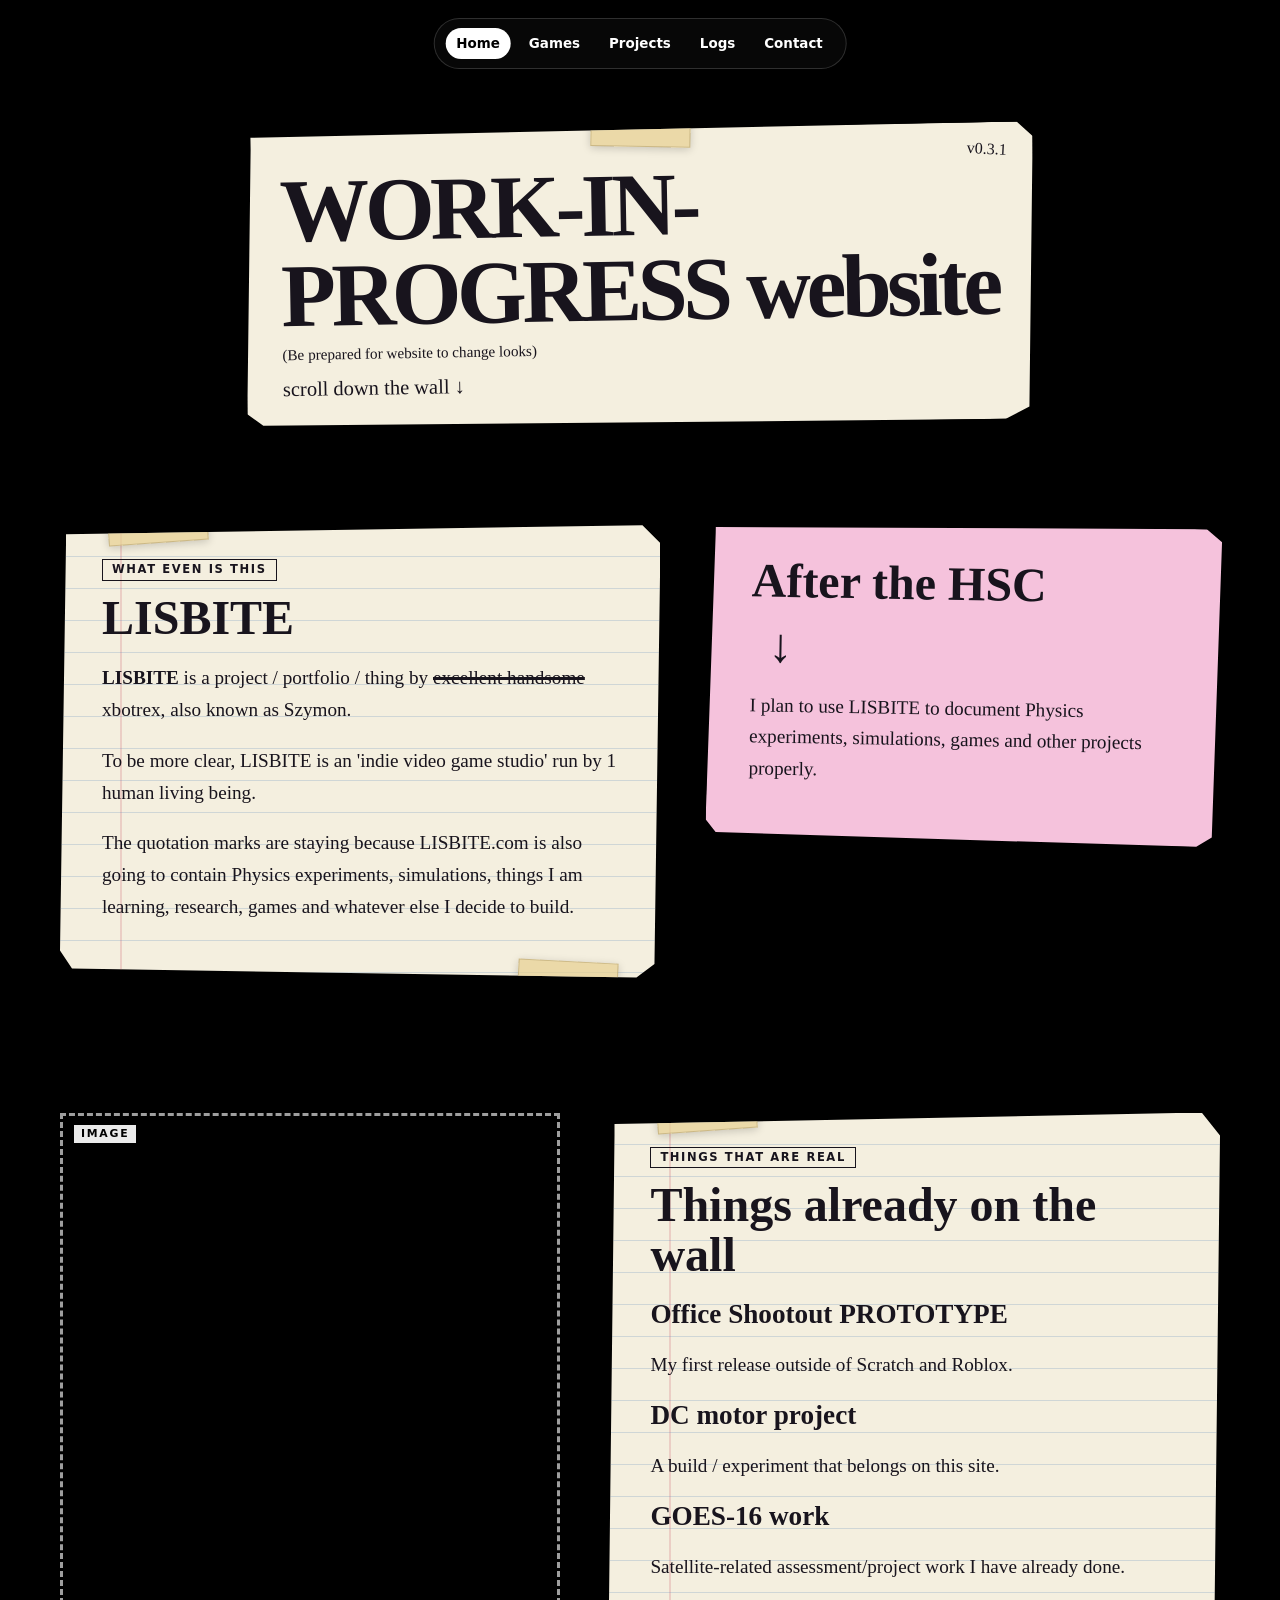
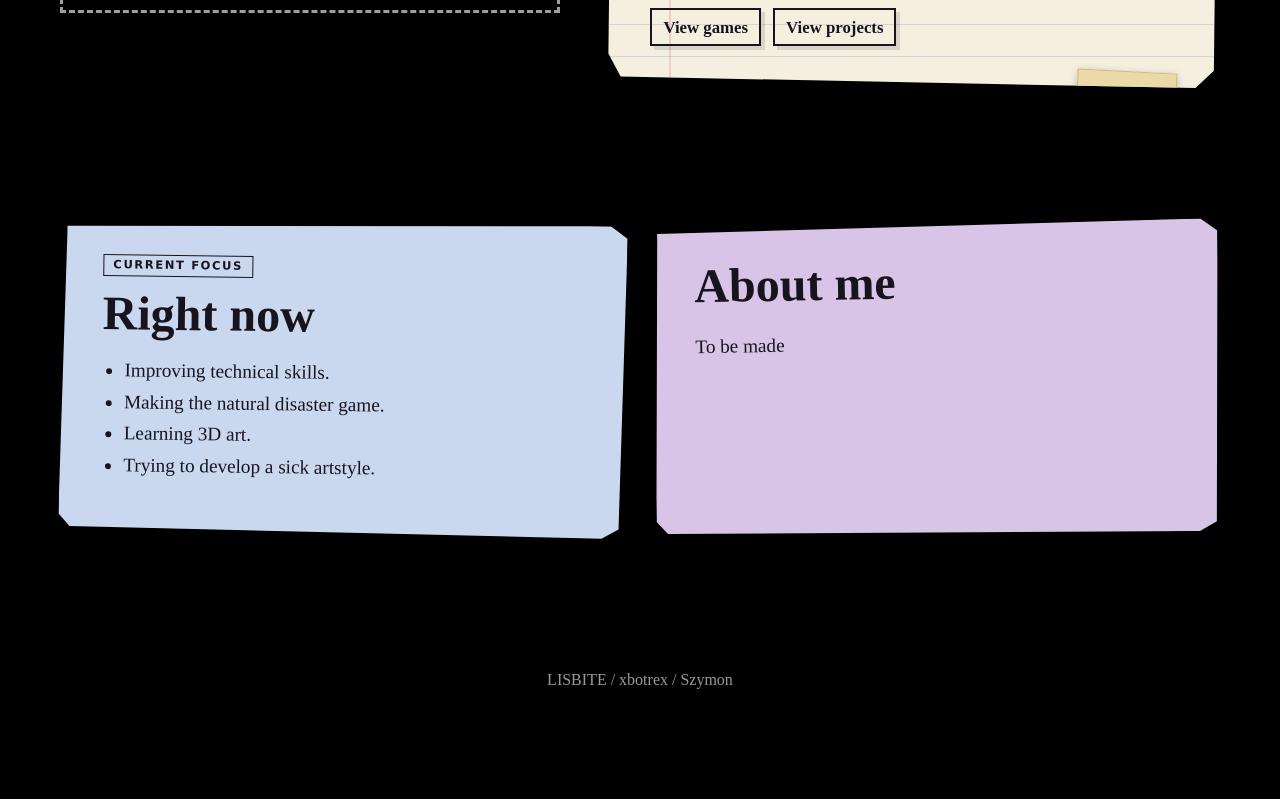
<file: index.html>
<!doctype html>
<html lang="en">
<head>

<meta charset="utf-8">
<meta name="viewport" content="width=device-width, initial-scale=1">
<meta name="theme-color" content="#000000">
<link rel="stylesheet" href="/styles.css">

<title>LISBITE — Work in Progress</title>
<meta name="description" content="LISBITE is Szymon's project portfolio, game-development wall, Physics work and other things in progress.">
</head>
<body>
<nav class="wall-nav" aria-label="Main navigation"><a href="/" aria-current="page">Home</a><a href="/games/">Games</a><a href="/projects/">Projects</a><a href="/logs/">Logs</a><a href="/contact/">Contact</a></nav>
<main class="wall">
  <header class="wall-title">
    <span class="version">v0.3.1</span>
    <h1>WORK-IN-PROGRESS website</h1>
    <p class="warning">(Be prepared for website to change looks)</p>
    <p>scroll down the wall ↓</p>
  </header>

  <section class="wall-row two">
    <article class="paper taped">
      <span class="page-tag">what even is this</span>
      <h2>LISBITE</h2>
      <p><strong>LISBITE</strong> is a project / portfolio / thing by <del>excellent handsome</del> xbotrex, also known as Szymon.</p>
      <p>To be more clear, LISBITE is an 'indie video game studio' run by 1 human living being.</p>
      <p>The quotation marks are staying because LISBITE.com is also going to contain Physics experiments, simulations, things I am learning, research, games and whatever else I decide to build.</p>
    </article>

    <article class="paper pink-note">
      <h2>After the HSC</h2>
      <span class="arrow-down">↓</span>
      <p>I plan to use LISBITE to document Physics experiments, simulations, games and other projects properly.</p>
    </article>
  </section>

  <section class="wall-row reverse">
    <div class="slot square" data-slot="IMAGE"></div>

    <article class="paper taped">
      <span class="page-tag">things that are real</span>
      <h2>Things already on the wall</h2>
      <h3>Office Shootout PROTOTYPE</h3>
      <p>My first release outside of Scratch and Roblox.</p>
      <h3>DC motor project</h3>
      <p>A build / experiment that belongs on this site.</p>
      <h3>GOES-16 work</h3>
      <p>Satellite-related assessment/project work I have already done.</p>
      <a class="marker-link" href="/games/">View games</a>
      <a class="marker-link" href="/projects/">View projects</a>
    </article>
  </section>

  <section class="note-grid two" style="margin-bottom:135px;">
    <article class="paper blue-note">
      <span class="page-tag">current focus</span>
      <h2>Right now</h2>
      <ul>
        <li>Improving technical skills.</li>
        <li>Making the natural disaster game.</li>
        <li>Learning 3D art.</li>
        <li>Trying to develop a sick artstyle.</li>
      </ul>
    </article>

    <article class="paper purple-note">
      <h2>About me</h2>
      <p>To be made</p>
    </article>
  </section>

  <div class="footer-mark">LISBITE / xbotrex / Szymon</div>
</main>
<script src="/script.js"></script>
</body>
</html>
</file>
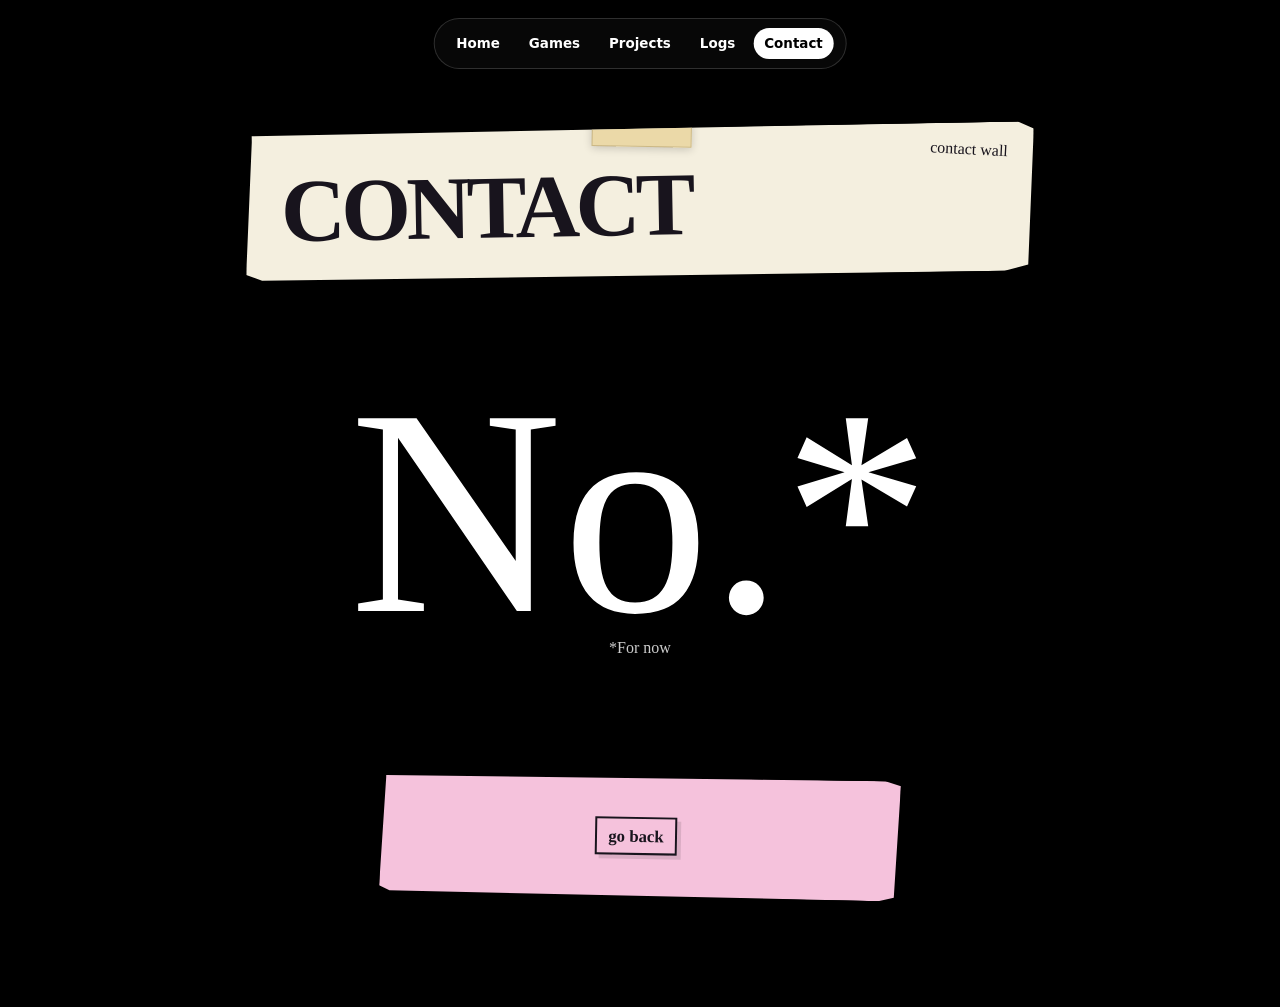
<file: contact/index.html>
<!doctype html>
<html lang="en">
<head>

<meta charset="utf-8">
<meta name="viewport" content="width=device-width, initial-scale=1">
<meta name="theme-color" content="#000000">
<link rel="stylesheet" href="/styles.css">

<title>Contact — LISBITE</title>
<meta name="description" content="Contact LISBITE.">
</head>
<body>
<nav class="wall-nav" aria-label="Main navigation"><a href="/">Home</a><a href="/games/">Games</a><a href="/projects/">Projects</a><a href="/logs/">Logs</a><a href="/contact/" aria-current="page">Contact</a></nav>
<main class="wall">
  <header class="wall-title">
    <span class="version">contact wall</span>
    <h1>CONTACT</h1>
  </header>

  <div class="contact-no">No.*</div>
  <div class="contact-note">*For now</div>

  <section class="paper pink-note" style="max-width:520px; margin:0 auto; text-align:center;">
    <a class="marker-link" href="/">go back</a>
  </section>
</main>
<script src="/script.js"></script>
</body>
</html>
</file>
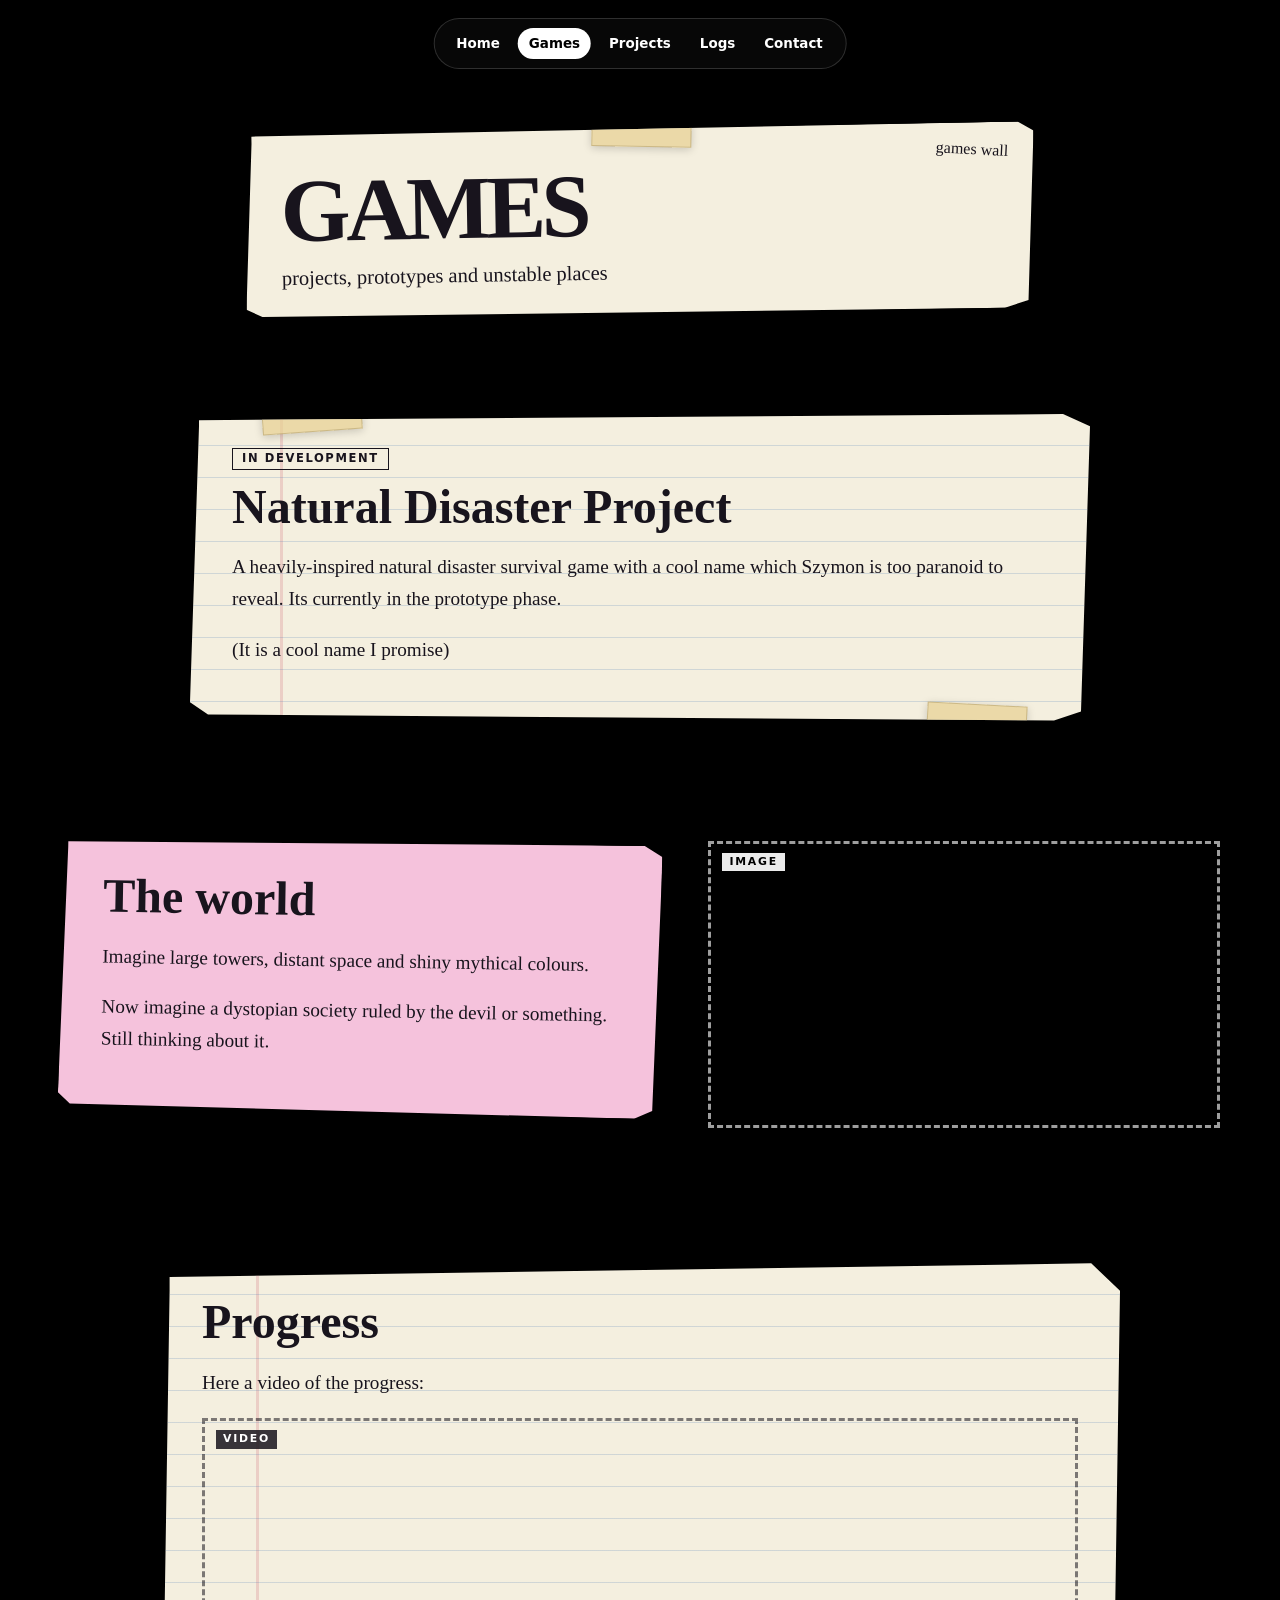
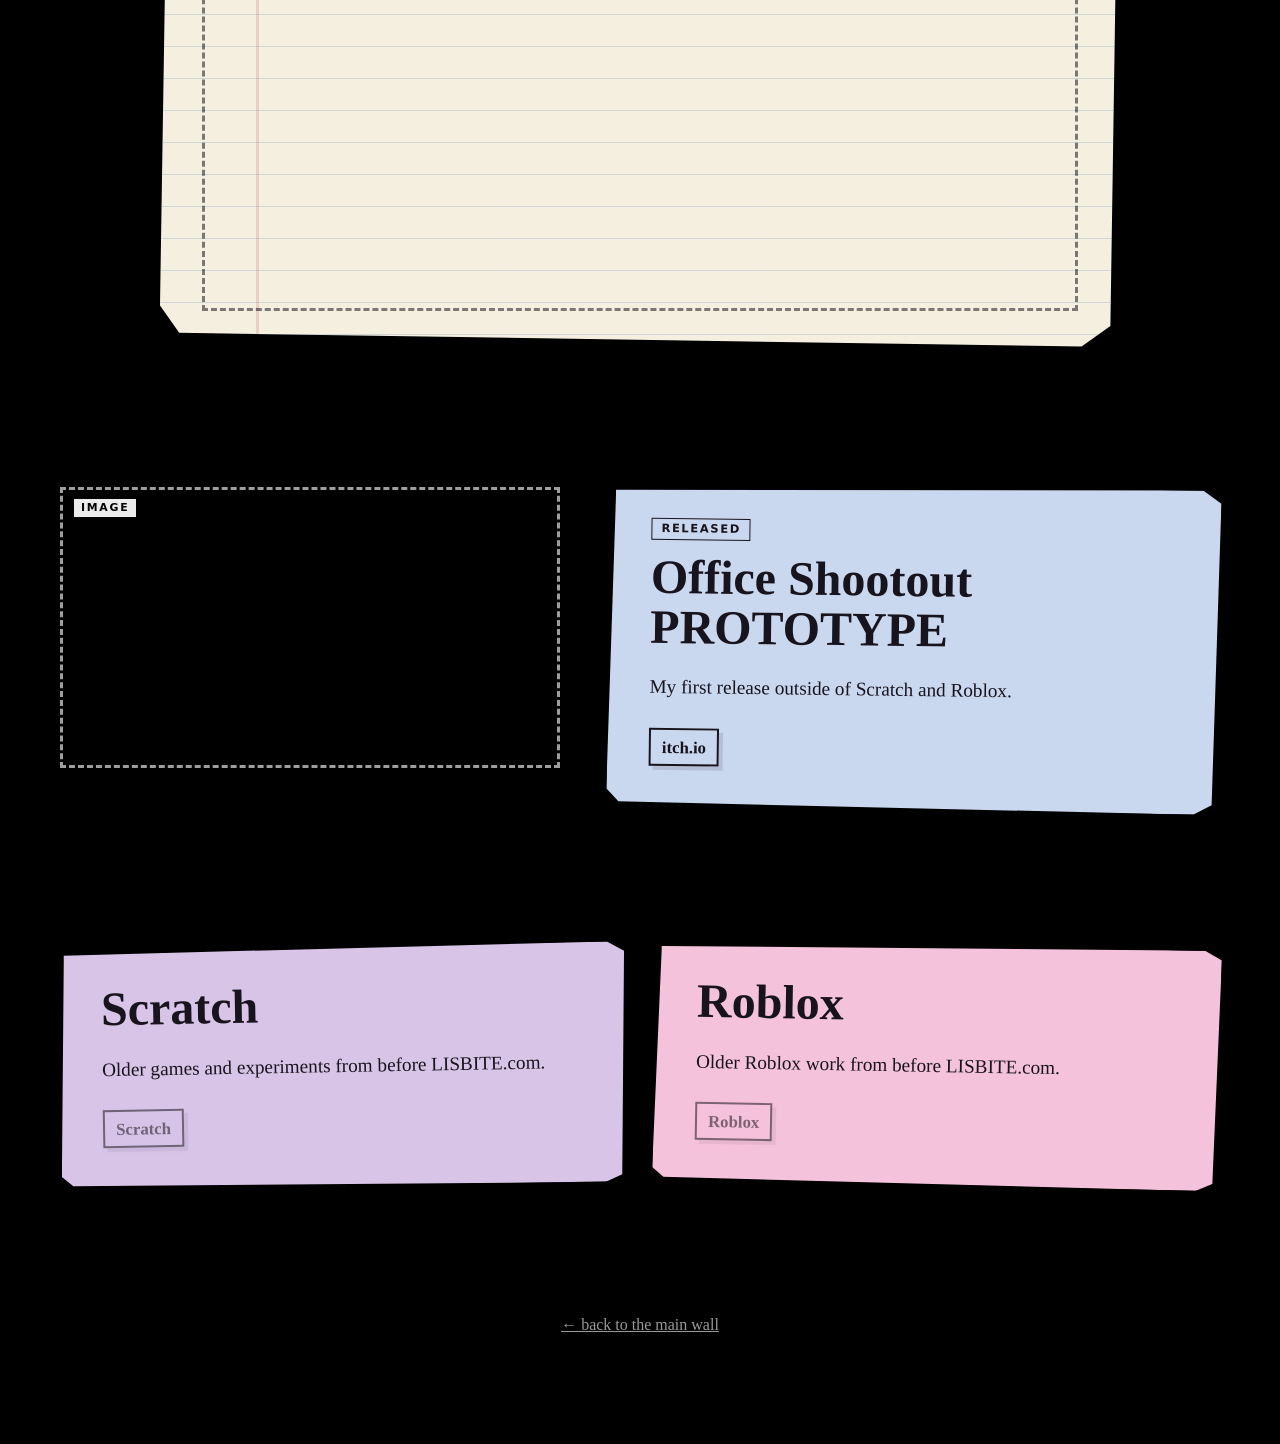
<file: games/index.html>
<!doctype html>
<html lang="en">
<head>

<meta charset="utf-8">
<meta name="viewport" content="width=device-width, initial-scale=1">
<meta name="theme-color" content="#000000">
<link rel="stylesheet" href="/styles.css">

<title>Games — LISBITE</title>
<meta name="description" content="Games and game-development work from LISBITE.">
</head>
<body>
<nav class="wall-nav" aria-label="Main navigation"><a href="/">Home</a><a href="/games/" aria-current="page">Games</a><a href="/projects/">Projects</a><a href="/logs/">Logs</a><a href="/contact/">Contact</a></nav>
<main class="wall">
  <header class="wall-title">
    <span class="version">games wall</span>
    <h1>GAMES</h1>
    <p>projects, prototypes and unstable places</p>
  </header>

  <section class="paper taped" style="max-width:900px; margin:0 auto 120px;">
    <span class="page-tag">in development</span>
    <h2>Natural Disaster Project</h2>
    <p>A heavily-inspired natural disaster survival game with a cool name which Szymon is too paranoid to reveal. Its currently in the prototype phase.</p>
    <p>(It is a cool name I promise)</p>
  </section>

  <section class="wall-row two">
    <article class="paper pink-note">
      <h2>The world</h2>
      <p>Imagine large towers, distant space and shiny mythical colours.</p>
      <p>Now imagine a dystopian society ruled by the devil or something. Still thinking about it.</p>
    </article>

    <div class="slot landscape" data-slot="IMAGE"></div>
  </section>

  <section class="paper" style="max-width:960px; margin:0 auto 140px;">
    <h2>Progress</h2>
    <p>Here a video of the progress:</p>
    <div class="slot landscape" data-slot="VIDEO"></div>
  </section>

  <section class="wall-row reverse">
    <div class="slot landscape" data-slot="IMAGE"></div>

    <article class="paper blue-note">
      <span class="page-tag">released</span>
      <h2>Office Shootout PROTOTYPE</h2>
      <p>My first release outside of Scratch and Roblox.</p>
      <a class="marker-link" href="https://xbotrex.itch.io/parkour-prototype" target="_blank" rel="noopener noreferrer">itch.io</a>
    </article>
  </section>

  <section class="note-grid two" style="margin-bottom:130px;">
    <article class="paper purple-note">
      <h2>Scratch</h2>
      <p>Older games and experiments from before LISBITE.com.</p>
      <span class="marker-button disabled">Scratch</span>
    </article>

    <article class="paper pink-note">
      <h2>Roblox</h2>
      <p>Older Roblox work from before LISBITE.com.</p>
      <span class="marker-button disabled">Roblox</span>
    </article>
  </section>

  <div class="footer-mark"><a href="/">← back to the main wall</a></div>
</main>
<script src="/script.js"></script>
</body>
</html>
</file>
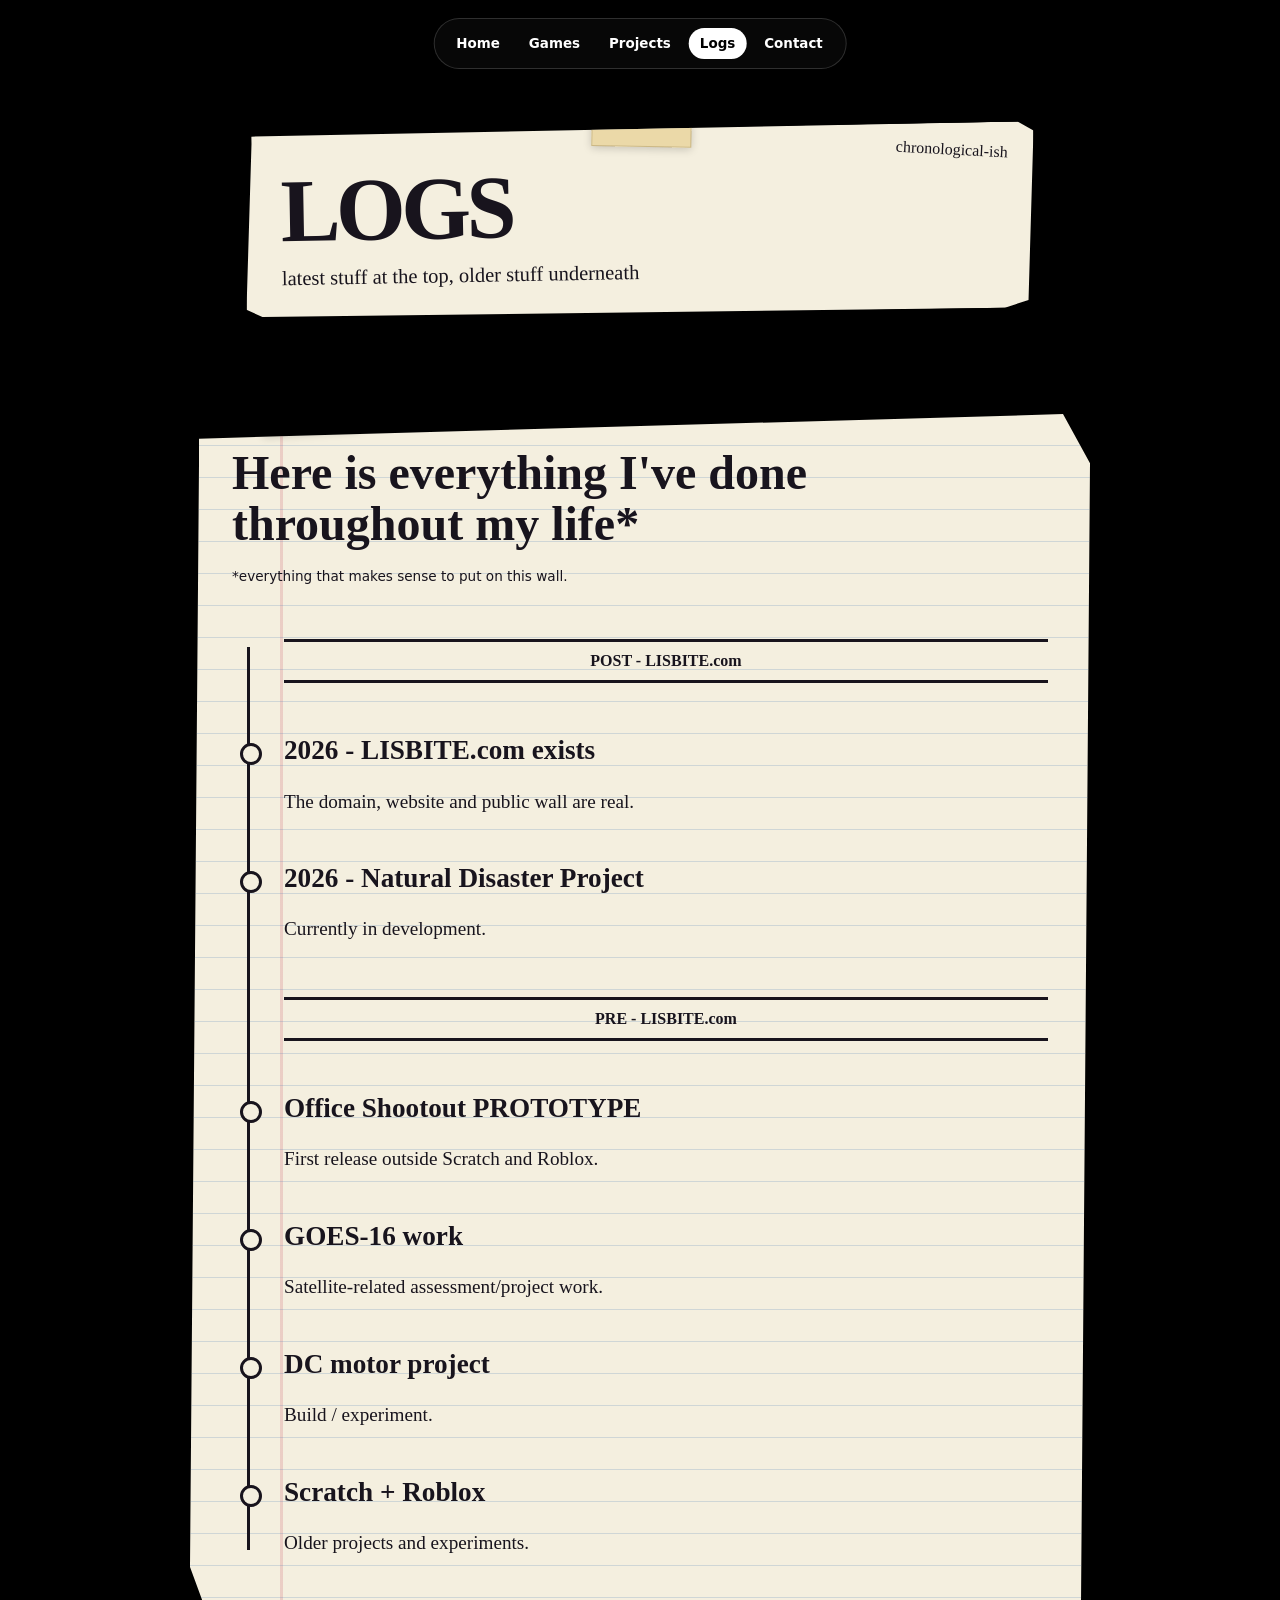
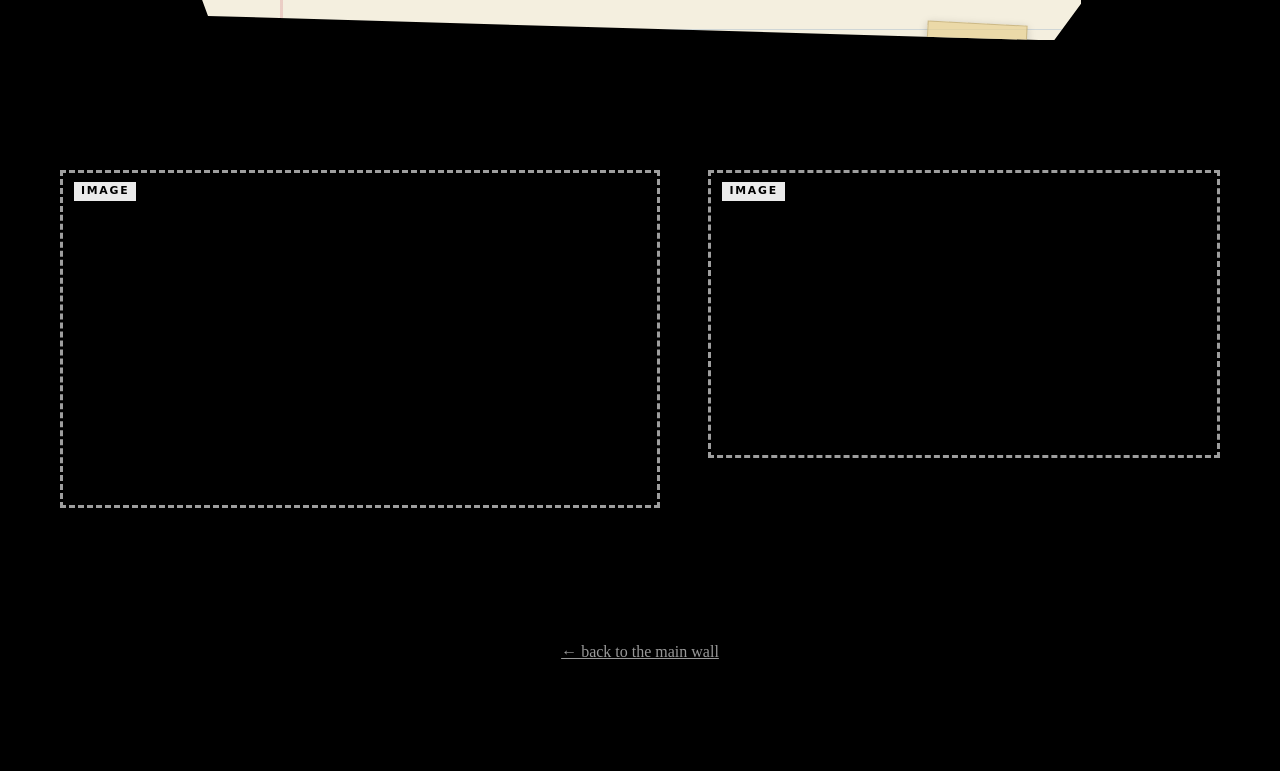
<file: logs/index.html>
<!doctype html>
<html lang="en">
<head>

<meta charset="utf-8">
<meta name="viewport" content="width=device-width, initial-scale=1">
<meta name="theme-color" content="#000000">
<link rel="stylesheet" href="/styles.css">

<title>Logs — LISBITE</title>
<meta name="description" content="A growing timeline of LISBITE projects and older work.">
</head>
<body>
<nav class="wall-nav" aria-label="Main navigation"><a href="/">Home</a><a href="/games/">Games</a><a href="/projects/">Projects</a><a href="/logs/" aria-current="page">Logs</a><a href="/contact/">Contact</a></nav>
<main class="wall">
  <header class="wall-title">
    <span class="version">chronological-ish</span>
    <h1>LOGS</h1>
    <p>latest stuff at the top, older stuff underneath</p>
  </header>

  <section class="paper taped" style="max-width:900px; margin:0 auto 130px;">
    <h2>Here is everything I've done throughout my life*</h2>
    <p style="font-family:var(--ui); font-size:.85rem;">*everything that makes sense to put on this wall.</p>

    <div class="timeline">
      <div class="timeline-divider">POST - LISBITE.com</div>

      <div class="timeline-item">
        <h3>2026 - LISBITE.com exists</h3>
        <p>The domain, website and public wall are real.</p>
      </div>

      <div class="timeline-item">
        <h3>2026 - Natural Disaster Project</h3>
        <p>Currently in development.</p>
      </div>

      <div class="timeline-divider">PRE - LISBITE.com</div>

      <div class="timeline-item">
        <h3>Office Shootout PROTOTYPE</h3>
        <p>First release outside Scratch and Roblox.</p>
      </div>

      <div class="timeline-item">
        <h3>GOES-16 work</h3>
        <p>Satellite-related assessment/project work.</p>
      </div>

      <div class="timeline-item">
        <h3>DC motor project</h3>
        <p>Build / experiment.</p>
      </div>

      <div class="timeline-item">
        <h3>Scratch + Roblox</h3>
        <p>Older projects and experiments.</p>
      </div>
    </div>
  </section>

  <section class="wall-row two">
    <div class="slot landscape" data-slot="IMAGE"></div>
    <div class="slot landscape" data-slot="IMAGE"></div>
  </section>

  <div class="footer-mark"><a href="/">← back to the main wall</a></div>
</main>
<script src="/script.js"></script>
</body>
</html>
</file>
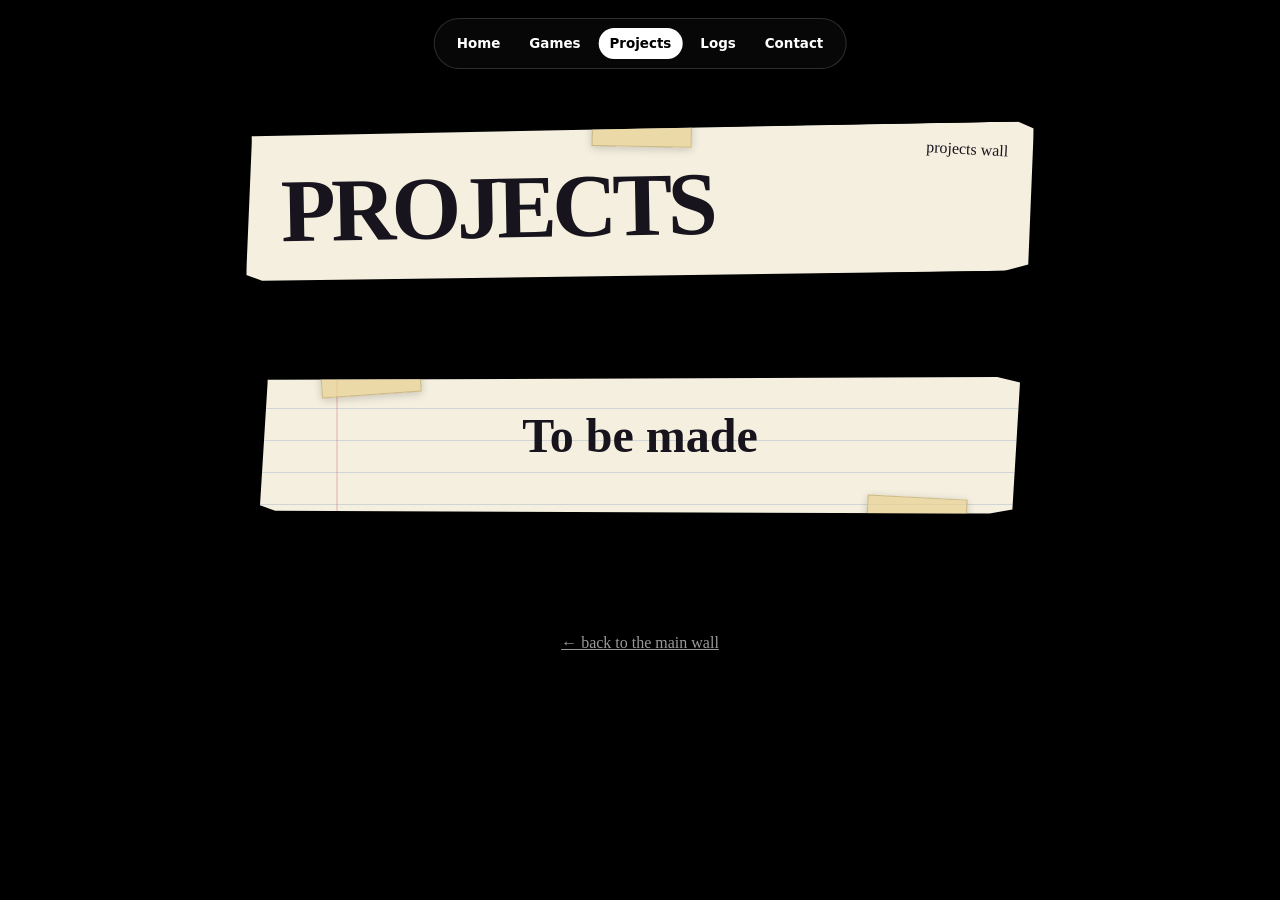
<file: projects/index.html>
<!doctype html>
<html lang="en">
<head>

<meta charset="utf-8">
<meta name="viewport" content="width=device-width, initial-scale=1">
<meta name="theme-color" content="#000000">
<link rel="stylesheet" href="/styles.css">

<title>Projects — LISBITE</title>
<meta name="description" content="LISBITE projects.">
</head>
<body>
<nav class="wall-nav" aria-label="Main navigation"><a href="/">Home</a><a href="/games/">Games</a><a href="/projects/" aria-current="page">Projects</a><a href="/logs/">Logs</a><a href="/contact/">Contact</a></nav>
<main class="wall">
  <header class="wall-title">
    <span class="version">projects wall</span>
    <h1>PROJECTS</h1>
  </header>

  <section class="paper taped" style="max-width:760px; margin:0 auto 120px; text-align:center;">
    <h2>To be made</h2>
  </section>

  <div class="footer-mark"><a href="/">← back to the main wall</a></div>
</main>
<script src="/script.js"></script>
</body>
</html>
</file>
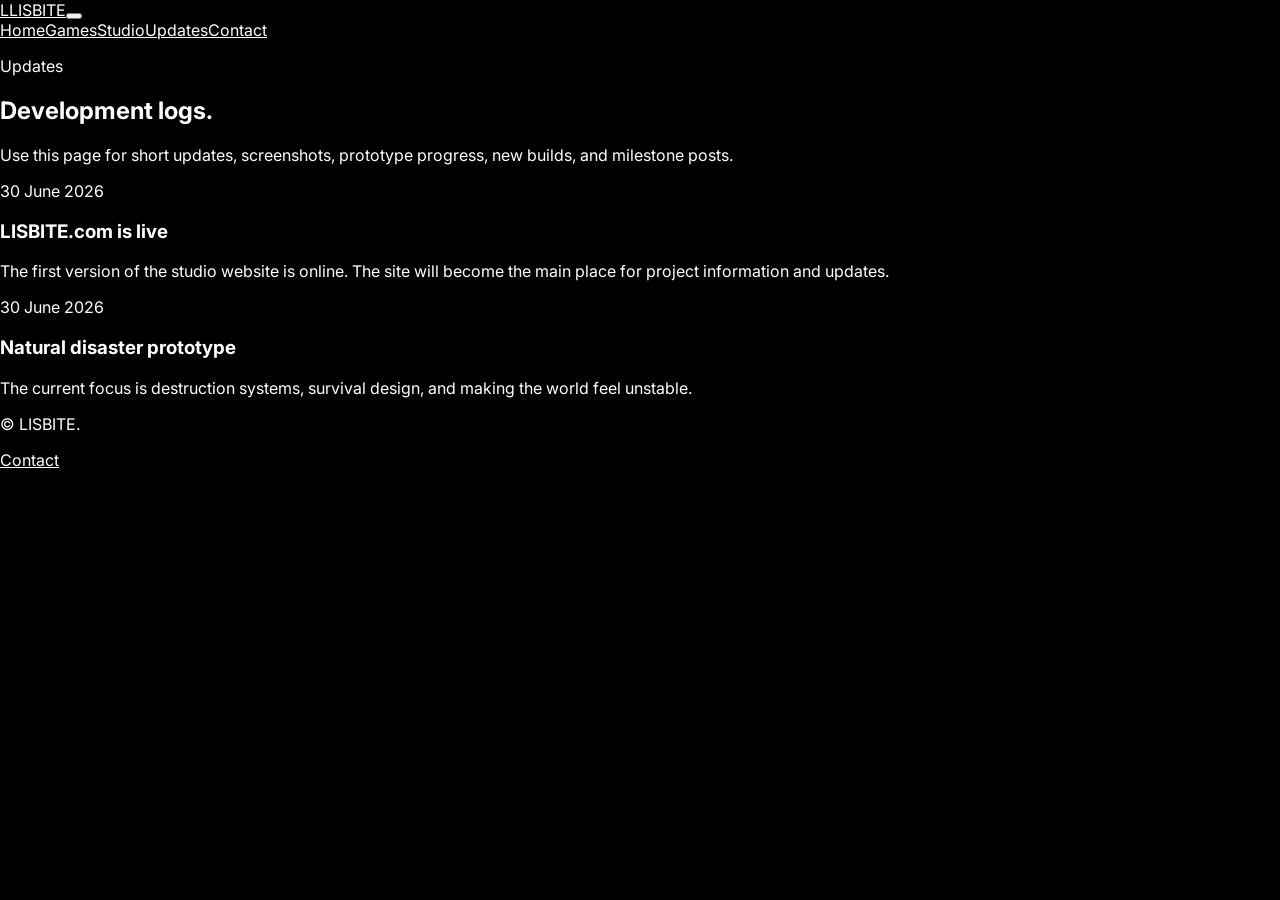
<file: updates/index.html>
<!DOCTYPE html>
<html lang="en">
<head>
  <meta charset="UTF-8" />
  <meta name="viewport" content="width=device-width, initial-scale=1.0" />
  <meta name="description" content="LISBITE development updates." />
  <meta name="theme-color" content="#04030a" />
  <title>Updates | LISBITE</title>
  <link rel="preconnect" href="https://fonts.googleapis.com"><link rel="preconnect" href="https://fonts.gstatic.com" crossorigin>
  <link href="https://fonts.googleapis.com/css2?family=Inter:wght@400;600;700;800;900&display=swap" rel="stylesheet"><link rel="stylesheet" href="/styles.css" />
</head>
<body>
  <div class="noise"></div>
  <header class="site-header"><a class="brand" href="/"><span class="brand-mark">L</span><span>LISBITE</span></a><button class="nav-toggle" aria-label="Open navigation" aria-expanded="false"><span></span><span></span><span></span></button><nav class="nav" aria-label="Main navigation"><a href="/">Home</a><a href="/games/">Games</a><a href="/studio/">Studio</a><a class="active" href="/updates/">Updates</a><a href="/contact/">Contact</a></nav></header>

  <main class="wrap">
    <section class="section-pad">
      <p class="eyebrow">Updates</p>
      <h1 class="page-title">Development logs.</h1>
      <p class="lead">Use this page for short updates, screenshots, prototype progress, new builds, and milestone posts.</p>
    </section>

    <section class="section-pad-small grid two">
      <article class="update-card"><time datetime="2026-06-30">30 June 2026</time><h3>LISBITE.com is live</h3><p>The first version of the studio website is online. The site will become the main place for project information and updates.</p></article>
      <article class="update-card"><time datetime="2026-06-30">30 June 2026</time><h3>Natural disaster prototype</h3><p>The current focus is destruction systems, survival design, and making the world feel unstable.</p></article>
    </section>
  </main>

  <footer class="footer"><p>© <span id="year"></span> LISBITE.</p><a href="/contact/">Contact</a></footer>
  <script src="/script.js"></script>
</body>
</html>
</file>
<file: styles.css>
:root {
  --pink: #d60270;
  --purple: #9b4f96;
  --blue: #0038a8;

  --ink: #18141d;
  --paper: #f4efdf;
  --pink-paper: #f5c2dc;
  --purple-paper: #d8c4e7;
  --blue-paper: #c9d7ef;

  --hand: "Segoe Print", "Bradley Hand", "Comic Sans MS", cursive;
  --ui: Inter, ui-sans-serif, system-ui, -apple-system, BlinkMacSystemFont, "Segoe UI", sans-serif;
  --shadow: 0 18px 44px rgba(0,0,0,.48);
}

* { box-sizing: border-box; }

html { scroll-behavior: smooth; }

body {
  margin: 0;
  background: #000;
  color: white;
  font-family: var(--ui);
  overflow-x: hidden;
}

a { color: inherit; }

.wall-nav {
  position: fixed;
  top: 18px;
  left: 50%;
  transform: translateX(-50%);
  z-index: 100;
  display: flex;
  gap: 7px;
  padding: 9px 11px;
  background: rgba(8,8,8,.92);
  border: 1px solid rgba(255,255,255,.16);
  border-radius: 999px;
}

.wall-nav a {
  text-decoration: none;
  font-weight: 800;
  font-size: .84rem;
  padding: 8px 11px;
  border-radius: 999px;
}

.wall-nav a:hover,
.wall-nav a[aria-current="page"] {
  background: white;
  color: black;
}

.wall {
  width: min(1160px, calc(100% - 32px));
  margin: 0 auto;
  padding: 118px 0 110px;
}

.wall-title {
  position: relative;
  width: min(790px, 94%);
  margin: 10px auto 100px;
  padding: 34px 36px 30px;
  color: var(--ink);
  background: var(--paper);
  font-family: var(--hand);
  box-shadow: var(--shadow);
  transform: rotate(-1deg);
  clip-path: polygon(1% 1%, 98% 0, 100% 5%, 99% 96%, 96% 100%, 2% 98%, 0 94%, 1% 5%);
}

.wall-title::before,
.paper.taped::before,
.paper.taped::after {
  content: "";
  position: absolute;
  width: 98px;
  height: 25px;
  background: rgba(232,210,147,.72);
  border: 1px solid rgba(107,84,28,.25);
  box-shadow: 0 2px 8px rgba(0,0,0,.18);
}

.wall-title::before {
  top: -8px;
  left: 44%;
  transform: rotate(2deg);
}

.wall-title h1 {
  margin: 0;
  font-size: clamp(2.5rem, 7vw, 5.6rem);
  line-height: .95;
  font-weight: 800;
  letter-spacing: -.05em;
}

.wall-title .version {
  position: absolute;
  top: 18px;
  right: 26px;
  font-size: 1rem;
  transform: rotate(4deg);
}

.wall-title p {
  margin: 14px 0 0;
  font-size: clamp(1rem, 2.2vw, 1.28rem);
}

.wall-title .warning {
  margin-top: 8px;
  font-size: .95rem;
}

.paper {
  position: relative;
  color: var(--ink);
  background:
    repeating-linear-gradient(
      to bottom,
      transparent 0 31px,
      rgba(77,124,181,.22) 31px 32px
    ),
    linear-gradient(90deg, transparent 0 10%, rgba(199,74,95,.20) 10% 10.3%, transparent 10.3%),
    var(--paper);
  box-shadow: var(--shadow);
  padding: 34px 42px 36px;
  font-family: var(--hand);
  clip-path: polygon(1% 2%, 97% 0, 100% 4%, 99% 97%, 96% 100%, 2% 98%, 0 94%, 1% 4%);
}

.paper.pink-note {
  background: var(--pink-paper);
  transform: rotate(1deg);
}

.paper.purple-note {
  background: var(--purple-paper);
  transform: rotate(-1deg);
}

.paper.blue-note {
  background: var(--blue-paper);
  transform: rotate(.7deg);
}

.paper h2 {
  margin: 0 0 16px;
  font-size: clamp(1.8rem, 4vw, 3rem);
  line-height: 1.05;
}

.paper h3 {
  margin: 18px 0 8px;
  font-size: clamp(1.25rem, 2.4vw, 1.7rem);
}

.paper p,
.paper li {
  font-size: clamp(1rem, 1.9vw, 1.2rem);
  line-height: 1.65;
}

.paper ul {
  padding-left: 1.4em;
}

.paper.taped::before {
  top: -9px;
  left: 8%;
  transform: rotate(-4deg);
}

.paper.taped::after {
  bottom: -10px;
  right: 7%;
  transform: rotate(3deg);
}

.paper del {
  text-decoration-thickness: .18em;
}

.page-tag {
  display: inline-block;
  margin-bottom: 12px;
  padding: 4px 9px;
  border: 1px solid currentColor;
  font: 800 .72rem/1 var(--ui);
  letter-spacing: .14em;
  text-transform: uppercase;
}

.wall-row {
  display: grid;
  align-items: start;
  gap: 48px;
  margin: 0 0 135px;
}

.wall-row.two { grid-template-columns: 1.08fr .92fr; }
.wall-row.reverse { grid-template-columns: .9fr 1.1fr; }

.note-grid {
  display: grid;
  gap: 28px;
}

.note-grid.two {
  grid-template-columns: repeat(2, minmax(0,1fr));
}

.slot {
  position: relative;
  min-height: 260px;
  border: 3px dashed rgba(255,255,255,.62);
  background: transparent;
}

.paper .slot {
  border-color: rgba(24,20,29,.55);
}

.slot::after {
  content: attr(data-slot);
  position: absolute;
  top: 9px;
  left: 11px;
  padding: 4px 7px;
  font: 800 .68rem/1 var(--ui);
  letter-spacing: .16em;
  background: rgba(255,255,255,.92);
  color: black;
}

.paper .slot::after {
  background: rgba(24,20,29,.85);
  color: white;
}

.slot.landscape { aspect-ratio: 16 / 9; min-height: 0; }
.slot.square { aspect-ratio: 1; min-height: 0; }

.marker-link,
.marker-button {
  display: inline-block;
  width: fit-content;
  margin: 6px 8px 6px 0;
  padding: 8px 11px 6px;
  color: var(--ink);
  text-decoration: none;
  font-family: var(--hand);
  font-size: 1.05rem;
  font-weight: 800;
  border: 2px solid var(--ink);
  background: transparent;
  box-shadow: 4px 4px 0 rgba(24,20,29,.12);
}

.marker-link:hover {
  background: var(--ink);
  color: var(--paper);
}

.marker-button.disabled {
  opacity: .55;
  cursor: default;
}

.big-link {
  display: inline-block;
  margin-top: 8px;
  color: var(--ink);
  font-family: var(--hand);
  font-size: clamp(1.4rem, 3vw, 2.3rem);
  font-weight: 900;
  text-decoration-thickness: .12em;
  text-underline-offset: .14em;
}

.arrow-down {
  display: block;
  font-family: var(--hand);
  font-size: 3rem;
  line-height: 1;
  margin: 6px 0 10px 18px;
}

.timeline {
  position: relative;
  margin-top: 34px;
  padding-left: 52px;
}

.timeline::before {
  content: "";
  position: absolute;
  left: 15px;
  top: 8px;
  bottom: 8px;
  width: 3px;
  background: var(--ink);
}

.timeline-item {
  position: relative;
  margin-bottom: 46px;
}

.timeline-item::before {
  content: "";
  position: absolute;
  left: -44px;
  top: 8px;
  width: 16px;
  height: 16px;
  border-radius: 50%;
  border: 3px solid var(--ink);
  background: var(--paper);
}

.timeline-divider {
  margin: 52px 0;
  padding: 10px 14px;
  border-top: 3px solid var(--ink);
  border-bottom: 3px solid var(--ink);
  font-weight: 900;
  text-align: center;
}

.contact-no {
  font-family: var(--hand);
  font-size: clamp(8rem, 23vw, 19rem);
  line-height: .82;
  text-align: center;
  margin: 115px 0 5px;
}

.contact-note {
  font-family: var(--hand);
  text-align: center;
  font-size: 1rem;
  opacity: .8;
  margin-bottom: 120px;
}

.footer-mark {
  margin-top: 110px;
  text-align: center;
  font-family: var(--hand);
  opacity: .6;
}

@media (max-width: 860px) {
  .wall-nav {
    width: calc(100% - 20px);
    overflow-x: auto;
    justify-content: flex-start;
    border-radius: 16px;
  }

  .wall {
    width: min(100% - 20px, 720px);
    padding-top: 108px;
  }

  .wall-row.two,
  .wall-row.reverse,
  .note-grid.two {
    grid-template-columns: 1fr;
  }

  .wall-row {
    gap: 26px;
    margin-bottom: 90px;
  }

  .paper {
    padding: 28px 26px 30px;
  }

  .paper.pink-note,
  .paper.purple-note,
  .paper.blue-note {
    transform: none;
  }
}
</file>
